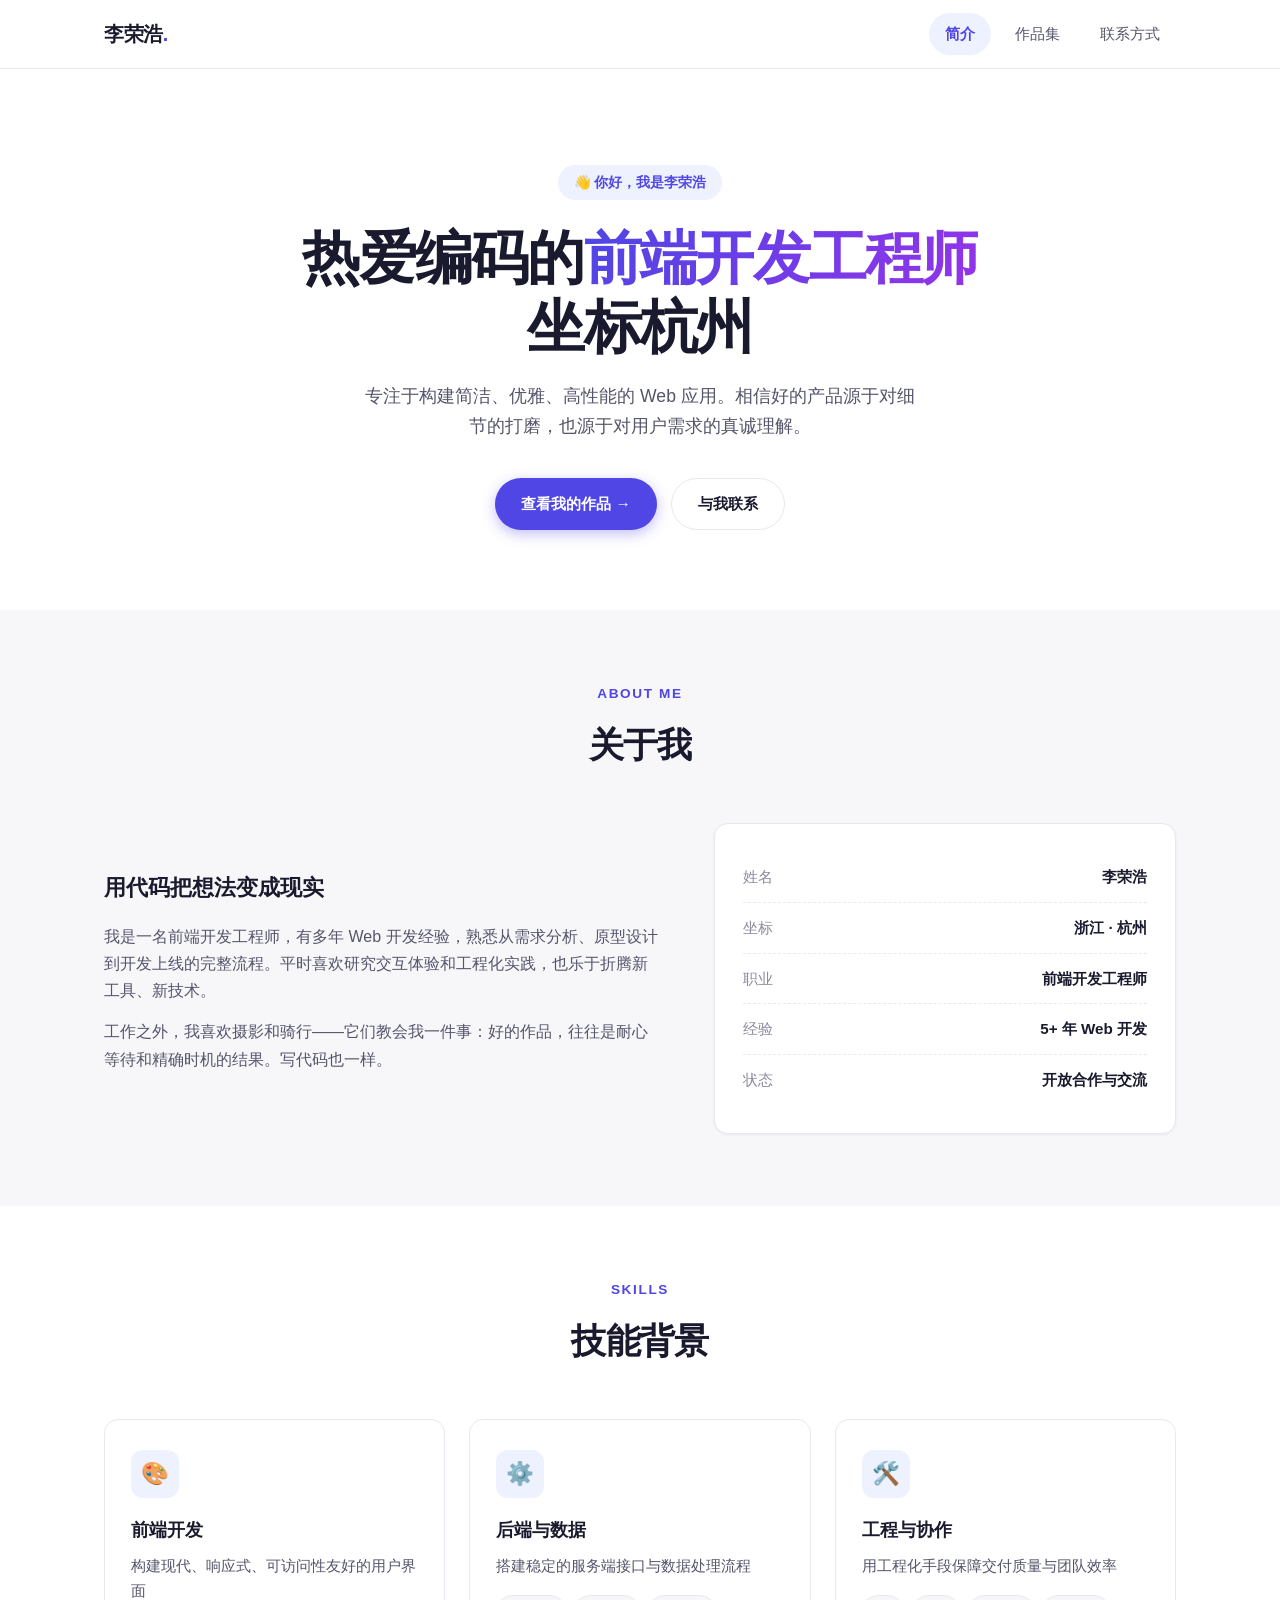
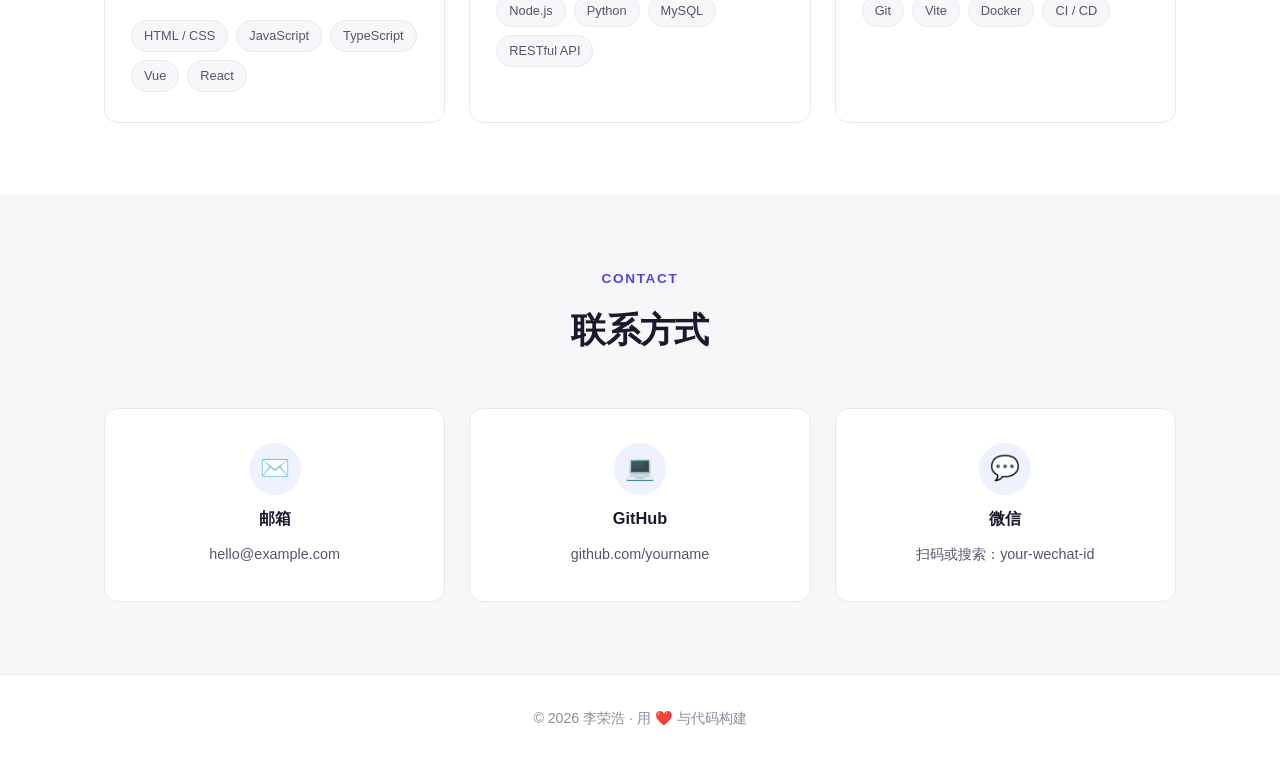
<file: 个人网站搭建/index.html>
<!DOCTYPE html>
<html lang="zh-CN">
<head>
  <meta charset="UTF-8" />
  <meta name="viewport" content="width=device-width, initial-scale=1.0" />
  <meta name="description" content="李荣浩的个人网站 - 前端开发工程师，专注于构建简洁优雅的 Web 应用" />
  <title>李荣浩 · 个人简介</title>
  <link rel="stylesheet" href="css/style.css" />
</head>
<body>

  <!-- 导航 -->
  <header class="site-header">
    <div class="container nav">
      <a href="index.html" class="nav-logo">李荣浩<span>.</span></a>
      <button class="nav-toggle" aria-label="打开菜单" aria-expanded="false">
        <span class="bar"></span>
        <span class="bar"></span>
        <span class="bar"></span>
      </button>
      <ul class="nav-links" id="navLinks">
        <li><a href="index.html" class="active">简介</a></li>
        <li><a href="portfolio.html">作品集</a></li>
        <li><a href="#contact">联系方式</a></li>
      </ul>
    </div>
  </header>

  <main>
    <!-- Hero -->
    <section class="hero container">
      <span class="hero-badge">👋 你好，我是李荣浩</span>
      <h1>热爱编码的<span class="accent">前端开发工程师</span><br />坐标杭州</h1>
      <p>专注于构建简洁、优雅、高性能的 Web 应用。相信好的产品源于对细节的打磨，也源于对用户需求的真诚理解。</p>
      <div class="hero-actions">
        <a href="portfolio.html" class="btn btn-primary">查看我的作品 →</a>
        <a href="#contact" class="btn btn-ghost">与我联系</a>
      </div>
    </section>

    <!-- 关于我 -->
    <section class="section section-alt" id="about">
      <div class="container">
        <div class="section-head reveal">
          <span class="kicker">About Me</span>
          <h2>关于我</h2>
        </div>
        <div class="about-grid">
          <div class="about-text reveal">
            <h3>用代码把想法变成现实</h3>
            <p>我是一名前端开发工程师，有多年 Web 开发经验，熟悉从需求分析、原型设计到开发上线的完整流程。平时喜欢研究交互体验和工程化实践，也乐于折腾新工具、新技术。</p>
            <p>工作之外，我喜欢摄影和骑行——它们教会我一件事：好的作品，往往是耐心等待和精确时机的结果。写代码也一样。</p>
          </div>
          <div class="about-facts reveal">
            <ul>
              <li><span class="label">姓名</span><span class="value">李荣浩</span></li>
              <li><span class="label">坐标</span><span class="value">浙江 · 杭州</span></li>
              <li><span class="label">职业</span><span class="value">前端开发工程师</span></li>
              <li><span class="label">经验</span><span class="value">5+ 年 Web 开发</span></li>
              <li><span class="label">状态</span><span class="value">开放合作与交流</span></li>
            </ul>
          </div>
        </div>
      </div>
    </section>

    <!-- 技能 -->
    <section class="section" id="skills">
      <div class="container">
        <div class="section-head reveal">
          <span class="kicker">Skills</span>
          <h2>技能背景</h2>
        </div>
        <div class="skills-grid">
          <div class="skill-card reveal">
            <div class="icon">🎨</div>
            <h3>前端开发</h3>
            <p>构建现代、响应式、可访问性友好的用户界面</p>
            <div class="tag-list">
              <span class="tag">HTML / CSS</span>
              <span class="tag">JavaScript</span>
              <span class="tag">TypeScript</span>
              <span class="tag">Vue</span>
              <span class="tag">React</span>
            </div>
          </div>
          <div class="skill-card reveal">
            <div class="icon">⚙️</div>
            <h3>后端与数据</h3>
            <p>搭建稳定的服务端接口与数据处理流程</p>
            <div class="tag-list">
              <span class="tag">Node.js</span>
              <span class="tag">Python</span>
              <span class="tag">MySQL</span>
              <span class="tag">RESTful API</span>
            </div>
          </div>
          <div class="skill-card reveal">
            <div class="icon">🛠️</div>
            <h3>工程与协作</h3>
            <p>用工程化手段保障交付质量与团队效率</p>
            <div class="tag-list">
              <span class="tag">Git</span>
              <span class="tag">Vite</span>
              <span class="tag">Docker</span>
              <span class="tag">CI / CD</span>
            </div>
          </div>
        </div>
      </div>
    </section>

    <!-- 联系方式 -->
    <section class="section section-alt" id="contact">
      <div class="container">
        <div class="section-head reveal">
          <span class="kicker">Contact</span>
          <h2>联系方式</h2>
        </div>
        <div class="contact-grid">
          <a href="mailto:hello@example.com" class="contact-card reveal">
            <div class="icon">✉️</div>
            <h3>邮箱</h3>
            <p>hello@example.com</p>
          </a>
          <a href="https://github.com/" target="_blank" rel="noopener" class="contact-card reveal">
            <div class="icon">💻</div>
            <h3>GitHub</h3>
            <p>github.com/yourname</p>
          </a>
          <div class="contact-card reveal">
            <div class="icon">💬</div>
            <h3>微信</h3>
            <p>扫码或搜索：your-wechat-id</p>
          </div>
        </div>
      </div>
    </section>
  </main>

  <footer class="site-footer">
    <div class="container">
      <p>© <span id="year">2026</span> 李荣浩 · 用 ❤️ 与代码构建</p>
    </div>
  </footer>

  <script src="js/main.js"></script>
</body>
</html>
</file>
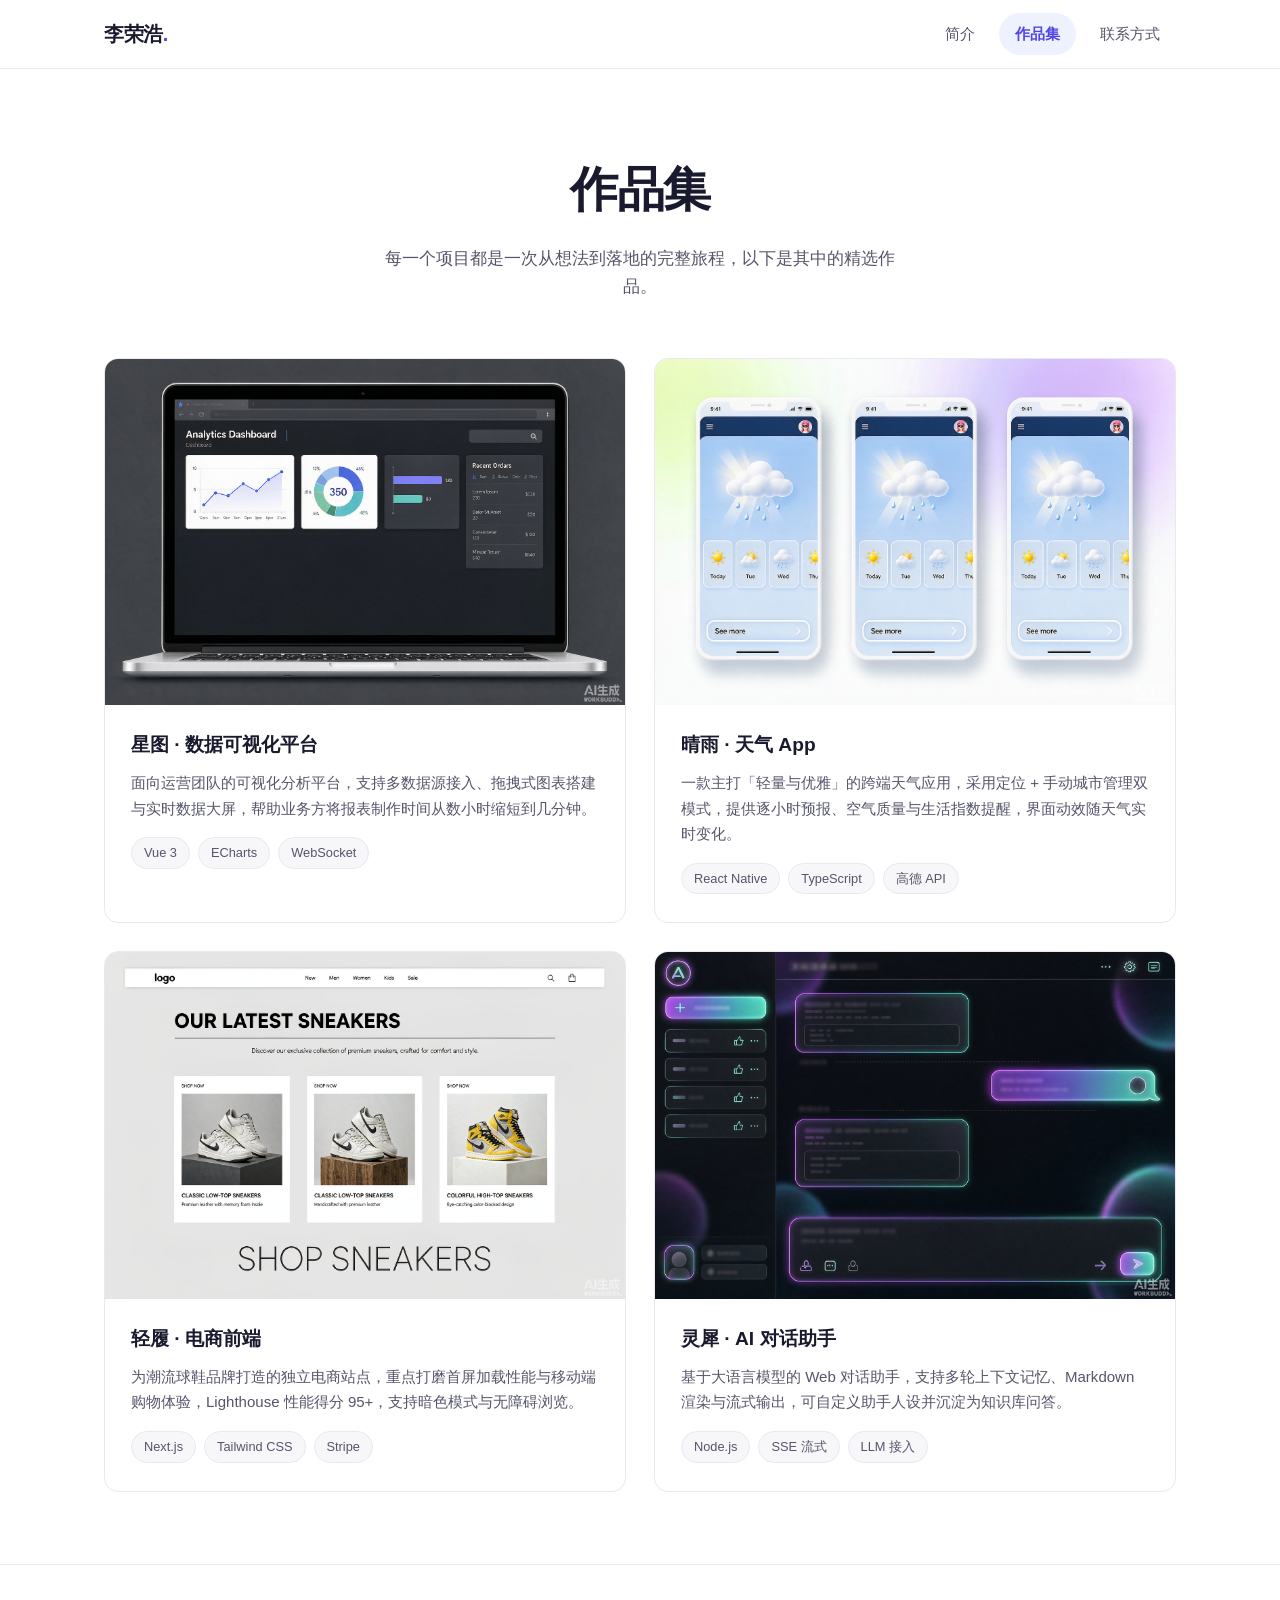
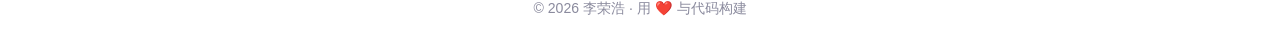
<file: 个人网站搭建/portfolio.html>
<!DOCTYPE html>
<html lang="zh-CN">
<head>
  <meta charset="UTF-8" />
  <meta name="viewport" content="width=device-width, initial-scale=1.0" />
  <meta name="description" content="李荣浩的个人作品集 - 精选项目作品展示" />
  <title>作品集 · 李荣浩</title>
  <link rel="stylesheet" href="css/style.css" />
</head>
<body>

  <!-- 导航 -->
  <header class="site-header">
    <div class="container nav">
      <a href="index.html" class="nav-logo">李荣浩<span>.</span></a>
      <button class="nav-toggle" aria-label="打开菜单" aria-expanded="false">
        <span class="bar"></span>
        <span class="bar"></span>
        <span class="bar"></span>
      </button>
      <ul class="nav-links" id="navLinks">
        <li><a href="index.html">简介</a></li>
        <li><a href="portfolio.html" class="active">作品集</a></li>
        <li><a href="index.html#contact">联系方式</a></li>
      </ul>
    </div>
  </header>

  <main>
    <!-- 页头 -->
    <section class="page-hero container">
      <h1>作品集</h1>
      <p>每一个项目都是一次从想法到落地的完整旅程，以下是其中的精选作品。</p>
    </section>

    <!-- 作品列表 -->
    <section class="container">
      <div class="projects-grid">

        <article class="project-card reveal">
          <div class="project-thumb">
            <img src="assets/Modern_analytics_dashboard_UI__2026-10-05T04-27-32.png" alt="星图数据可视化平台项目预览图" loading="lazy" />
          </div>
          <div class="project-body">
            <h3>星图 · 数据可视化平台</h3>
            <p>面向运营团队的可视化分析平台，支持多数据源接入、拖拽式图表搭建与实时数据大屏，帮助业务方将报表制作时间从数小时缩短到几分钟。</p>
            <div class="tag-list">
              <span class="tag">Vue 3</span>
              <span class="tag">ECharts</span>
              <span class="tag">WebSocket</span>
            </div>
          </div>
        </article>

        <article class="project-card reveal">
          <div class="project-thumb">
            <img src="assets/Mobile_weather_app_UI_design___2026-10-05T04-27-34.png" alt="晴雨天气 App 项目预览图" loading="lazy" />
          </div>
          <div class="project-body">
            <h3>晴雨 · 天气 App</h3>
            <p>一款主打「轻量与优雅」的跨端天气应用，采用定位 + 手动城市管理双模式，提供逐小时预报、空气质量与生活指数提醒，界面动效随天气实时变化。</p>
            <div class="tag-list">
              <span class="tag">React Native</span>
              <span class="tag">TypeScript</span>
              <span class="tag">高德 API</span>
            </div>
          </div>
        </article>

        <article class="project-card reveal">
          <div class="project-thumb">
            <img src="assets/Minimal_e_commerce_website_hom_2026-10-05T04-27-32.png" alt="轻履电商平台项目预览图" loading="lazy" />
          </div>
          <div class="project-body">
            <h3>轻履 · 电商前端</h3>
            <p>为潮流球鞋品牌打造的独立电商站点，重点打磨首屏加载性能与移动端购物体验，Lighthouse 性能得分 95+，支持暗色模式与无障碍浏览。</p>
            <div class="tag-list">
              <span class="tag">Next.js</span>
              <span class="tag">Tailwind CSS</span>
              <span class="tag">Stripe</span>
            </div>
          </div>
        </article>

        <article class="project-card reveal">
          <div class="project-thumb">
            <img src="assets/AI_chat_assistant_web_applicat_2026-10-05T04-27-36.png" alt="灵犀 AI 助手项目预览图" loading="lazy" />
          </div>
          <div class="project-body">
            <h3>灵犀 · AI 对话助手</h3>
            <p>基于大语言模型的 Web 对话助手，支持多轮上下文记忆、Markdown 渲染与流式输出，可自定义助手人设并沉淀为知识库问答。</p>
            <div class="tag-list">
              <span class="tag">Node.js</span>
              <span class="tag">SSE 流式</span>
              <span class="tag">LLM 接入</span>
            </div>
          </div>
        </article>

      </div>
    </section>
  </main>

  <footer class="site-footer">
    <div class="container">
      <p>© <span id="year">2026</span> 李荣浩 · 用 ❤️ 与代码构建</p>
    </div>
  </footer>

  <script src="js/main.js"></script>
</body>
</html>
</file>
<file: 个人网站搭建/css/style.css>
/* ============================================
   个人网站 - 共享样式
   简约现代风 · 响应式布局
   ============================================ */

:root {
  --accent: #4f46e5;
  --accent-light: #eef2ff;
  --accent-hover: #4338ca;
  --text-primary: #1a1a2e;
  --text-secondary: #55556b;
  --text-muted: #8b8b9e;
  --bg: #ffffff;
  --bg-soft: #f7f7fa;
  --border: #e8e8f0;
  --radius: 14px;
  --shadow-sm: 0 1px 3px rgba(26, 26, 46, 0.06);
  --shadow-md: 0 8px 24px rgba(26, 26, 46, 0.08);
  --shadow-lg: 0 16px 40px rgba(26, 26, 46, 0.12);
  --container: 1120px;
  --nav-height: 68px;
}

* {
  margin: 0;
  padding: 0;
  box-sizing: border-box;
}

html {
  scroll-behavior: smooth;
}

body {
  font-family: -apple-system, BlinkMacSystemFont, "Segoe UI", "PingFang SC",
    "Hiragino Sans GB", "Microsoft YaHei", sans-serif;
  background: var(--bg);
  color: var(--text-primary);
  line-height: 1.7;
  -webkit-font-smoothing: antialiased;
}

img {
  max-width: 100%;
  display: block;
}

a {
  color: inherit;
  text-decoration: none;
}

.container {
  max-width: var(--container);
  margin: 0 auto;
  padding: 0 24px;
}

/* ---------- 导航 ---------- */
.site-header {
  position: sticky;
  top: 0;
  z-index: 100;
  background: rgba(255, 255, 255, 0.85);
  backdrop-filter: blur(12px);
  -webkit-backdrop-filter: blur(12px);
  border-bottom: 1px solid var(--border);
}

.nav {
  height: var(--nav-height);
  display: flex;
  align-items: center;
  justify-content: space-between;
}

.nav-logo {
  font-size: 1.25rem;
  font-weight: 700;
  letter-spacing: -0.02em;
}

.nav-logo span {
  color: var(--accent);
}

.nav-links {
  display: flex;
  align-items: center;
  gap: 8px;
  list-style: none;
}

.nav-links a {
  display: block;
  padding: 8px 16px;
  border-radius: 999px;
  font-size: 0.95rem;
  color: var(--text-secondary);
  transition: color 0.2s, background 0.2s;
}

.nav-links a:hover {
  color: var(--text-primary);
  background: var(--bg-soft);
}

.nav-links a.active {
  color: var(--accent);
  background: var(--accent-light);
  font-weight: 600;
}

/* 移动端汉堡按钮 */
.nav-toggle {
  display: none;
  flex-direction: column;
  justify-content: center;
  gap: 5px;
  width: 42px;
  height: 42px;
  padding: 10px;
  background: none;
  border: none;
  cursor: pointer;
  border-radius: 10px;
}

.nav-toggle:hover {
  background: var(--bg-soft);
}

.nav-toggle .bar {
  width: 100%;
  height: 2px;
  background: var(--text-primary);
  border-radius: 2px;
  transition: transform 0.3s, opacity 0.3s;
}

.nav-toggle.open .bar:nth-child(1) {
  transform: translateY(7px) rotate(45deg);
}

.nav-toggle.open .bar:nth-child(2) {
  opacity: 0;
}

.nav-toggle.open .bar:nth-child(3) {
  transform: translateY(-7px) rotate(-45deg);
}

/* ---------- 按钮 ---------- */
.btn {
  display: inline-flex;
  align-items: center;
  gap: 8px;
  padding: 12px 26px;
  border-radius: 999px;
  font-size: 0.95rem;
  font-weight: 600;
  transition: transform 0.2s, box-shadow 0.2s, background 0.2s;
  cursor: pointer;
}

.btn-primary {
  background: var(--accent);
  color: #fff;
  box-shadow: 0 4px 14px rgba(79, 70, 229, 0.35);
}

.btn-primary:hover {
  background: var(--accent-hover);
  transform: translateY(-2px);
  box-shadow: 0 8px 20px rgba(79, 70, 229, 0.4);
}

.btn-ghost {
  background: var(--bg);
  color: var(--text-primary);
  border: 1px solid var(--border);
}

.btn-ghost:hover {
  background: var(--bg-soft);
  transform: translateY(-2px);
}

/* ---------- 首页 Hero ---------- */
.hero {
  padding: 96px 0 80px;
  text-align: center;
}

.hero-badge {
  display: inline-block;
  padding: 6px 16px;
  border-radius: 999px;
  background: var(--accent-light);
  color: var(--accent);
  font-size: 0.85rem;
  font-weight: 600;
  margin-bottom: 24px;
}

.hero h1 {
  font-size: clamp(2.2rem, 5.5vw, 3.6rem);
  font-weight: 800;
  letter-spacing: -0.03em;
  line-height: 1.2;
  margin-bottom: 20px;
}

.hero h1 .accent {
  background: linear-gradient(120deg, #4f46e5, #9333ea);
  -webkit-background-clip: text;
  background-clip: text;
  color: transparent;
}

.hero p {
  max-width: 560px;
  margin: 0 auto 36px;
  font-size: 1.1rem;
  color: var(--text-secondary);
}

.hero-actions {
  display: flex;
  justify-content: center;
  gap: 14px;
  flex-wrap: wrap;
}

/* ---------- 通用 Section ---------- */
.section {
  padding: 72px 0;
}

.section-alt {
  background: var(--bg-soft);
}

.section-head {
  text-align: center;
  margin-bottom: 48px;
}

.section-head .kicker {
  display: block;
  color: var(--accent);
  font-size: 0.85rem;
  font-weight: 700;
  letter-spacing: 0.12em;
  text-transform: uppercase;
  margin-bottom: 10px;
}

.section-head h2 {
  font-size: clamp(1.6rem, 3.5vw, 2.2rem);
  font-weight: 800;
  letter-spacing: -0.02em;
}

/* ---------- 关于我 ---------- */
.about-grid {
  display: grid;
  grid-template-columns: 1.2fr 1fr;
  gap: 56px;
  align-items: center;
}

.about-text h3 {
  font-size: 1.35rem;
  font-weight: 700;
  margin-bottom: 16px;
}

.about-text p {
  color: var(--text-secondary);
  margin-bottom: 14px;
}

.about-facts {
  background: var(--bg);
  border: 1px solid var(--border);
  border-radius: var(--radius);
  padding: 28px;
  box-shadow: var(--shadow-sm);
}

.about-facts ul {
  list-style: none;
}

.about-facts li {
  display: flex;
  justify-content: space-between;
  gap: 16px;
  padding: 12px 0;
  border-bottom: 1px dashed var(--border);
  font-size: 0.95rem;
}

.about-facts li:last-child {
  border-bottom: none;
}

.about-facts .label {
  color: var(--text-muted);
}

.about-facts .value {
  font-weight: 600;
}

/* ---------- 技能 ---------- */
.skills-grid {
  display: grid;
  grid-template-columns: repeat(3, 1fr);
  gap: 24px;
}

.skill-card {
  background: var(--bg);
  border: 1px solid var(--border);
  border-radius: var(--radius);
  padding: 30px 26px;
  transition: transform 0.25s, box-shadow 0.25s;
}

.skill-card:hover {
  transform: translateY(-4px);
  box-shadow: var(--shadow-md);
}

.skill-card .icon {
  width: 48px;
  height: 48px;
  border-radius: 12px;
  background: var(--accent-light);
  color: var(--accent);
  display: flex;
  align-items: center;
  justify-content: center;
  font-size: 1.4rem;
  margin-bottom: 18px;
}

.skill-card h3 {
  font-size: 1.1rem;
  font-weight: 700;
  margin-bottom: 8px;
}

.skill-card p {
  font-size: 0.92rem;
  color: var(--text-secondary);
  margin-bottom: 16px;
}

.tag-list {
  display: flex;
  flex-wrap: wrap;
  gap: 8px;
}

.tag {
  padding: 4px 12px;
  border-radius: 999px;
  background: var(--bg-soft);
  border: 1px solid var(--border);
  font-size: 0.8rem;
  color: var(--text-secondary);
}

/* ---------- 联系方式 ---------- */
.contact-grid {
  display: grid;
  grid-template-columns: repeat(3, 1fr);
  gap: 24px;
}

.contact-card {
  display: flex;
  flex-direction: column;
  align-items: center;
  text-align: center;
  gap: 10px;
  background: var(--bg);
  border: 1px solid var(--border);
  border-radius: var(--radius);
  padding: 34px 22px;
  transition: transform 0.25s, box-shadow 0.25s, border-color 0.25s;
}

.contact-card:hover {
  transform: translateY(-4px);
  box-shadow: var(--shadow-md);
  border-color: var(--accent);
}

.contact-card .icon {
  width: 52px;
  height: 52px;
  border-radius: 50%;
  background: var(--accent-light);
  color: var(--accent);
  display: flex;
  align-items: center;
  justify-content: center;
  font-size: 1.5rem;
}

.contact-card h3 {
  font-size: 1.02rem;
  font-weight: 700;
}

.contact-card p {
  font-size: 0.9rem;
  color: var(--text-secondary);
  word-break: break-all;
}

/* ---------- 页面 Hero（作品集页） ---------- */
.page-hero {
  padding: 80px 0 56px;
  text-align: center;
}

.page-hero h1 {
  font-size: clamp(2rem, 4.5vw, 3rem);
  font-weight: 800;
  letter-spacing: -0.03em;
  margin-bottom: 14px;
}

.page-hero p {
  max-width: 520px;
  margin: 0 auto;
  color: var(--text-secondary);
  font-size: 1.05rem;
}

/* ---------- 作品集 ---------- */
.projects-grid {
  display: grid;
  grid-template-columns: repeat(2, 1fr);
  gap: 28px;
  padding-bottom: 72px;
}

.project-card {
  background: var(--bg);
  border: 1px solid var(--border);
  border-radius: var(--radius);
  overflow: hidden;
  transition: transform 0.25s, box-shadow 0.25s;
}

.project-card:hover {
  transform: translateY(-6px);
  box-shadow: var(--shadow-lg);
}

.project-thumb {
  position: relative;
  aspect-ratio: 3 / 2;
  overflow: hidden;
  background: var(--bg-soft);
}

.project-thumb img {
  width: 100%;
  height: 100%;
  object-fit: cover;
  transition: transform 0.4s ease;
}

.project-card:hover .project-thumb img {
  transform: scale(1.05);
}

.project-body {
  padding: 24px 26px 28px;
}

.project-body h3 {
  font-size: 1.2rem;
  font-weight: 700;
  margin-bottom: 8px;
}

.project-body p {
  font-size: 0.94rem;
  color: var(--text-secondary);
  margin-bottom: 16px;
}

/* ---------- Footer ---------- */
.site-footer {
  border-top: 1px solid var(--border);
  padding: 32px 0;
  text-align: center;
  color: var(--text-muted);
  font-size: 0.88rem;
}

/* ---------- 入场动画 ---------- */
.reveal {
  opacity: 0;
  transform: translateY(24px);
  transition: opacity 0.6s ease, transform 0.6s ease;
}

.reveal.visible {
  opacity: 1;
  transform: none;
}

@media (prefers-reduced-motion: reduce) {
  .reveal {
    opacity: 1;
    transform: none;
    transition: none;
  }
}

/* ============================================
   响应式断点
   ============================================ */
@media (max-width: 900px) {
  .about-grid {
    grid-template-columns: 1fr;
    gap: 36px;
  }

  .skills-grid,
  .contact-grid {
    grid-template-columns: repeat(2, 1fr);
  }
}

@media (max-width: 768px) {
  .nav-toggle {
    display: flex;
  }

  .nav-links {
    position: absolute;
    top: var(--nav-height);
    left: 0;
    right: 0;
    flex-direction: column;
    align-items: stretch;
    gap: 4px;
    background: var(--bg);
    border-bottom: 1px solid var(--border);
    padding: 12px 20px 18px;
    box-shadow: var(--shadow-md);
    /* 默认收起 */
    opacity: 0;
    visibility: hidden;
    transform: translateY(-8px);
    transition: opacity 0.25s, transform 0.25s, visibility 0.25s;
  }

  .nav-links.open {
    opacity: 1;
    visibility: visible;
    transform: none;
  }

  .nav-links a {
    padding: 12px 16px;
    border-radius: 10px;
  }

  .hero {
    padding: 64px 0 56px;
  }

  .section {
    padding: 56px 0;
  }

  .projects-grid {
    grid-template-columns: 1fr;
    gap: 22px;
  }
}

@media (max-width: 560px) {
  .skills-grid,
  .contact-grid {
    grid-template-columns: 1fr;
  }

  .hero-actions .btn {
    width: 100%;
    justify-content: center;
  }

  .about-facts li {
    flex-direction: column;
    gap: 2px;
  }
}
</file>
